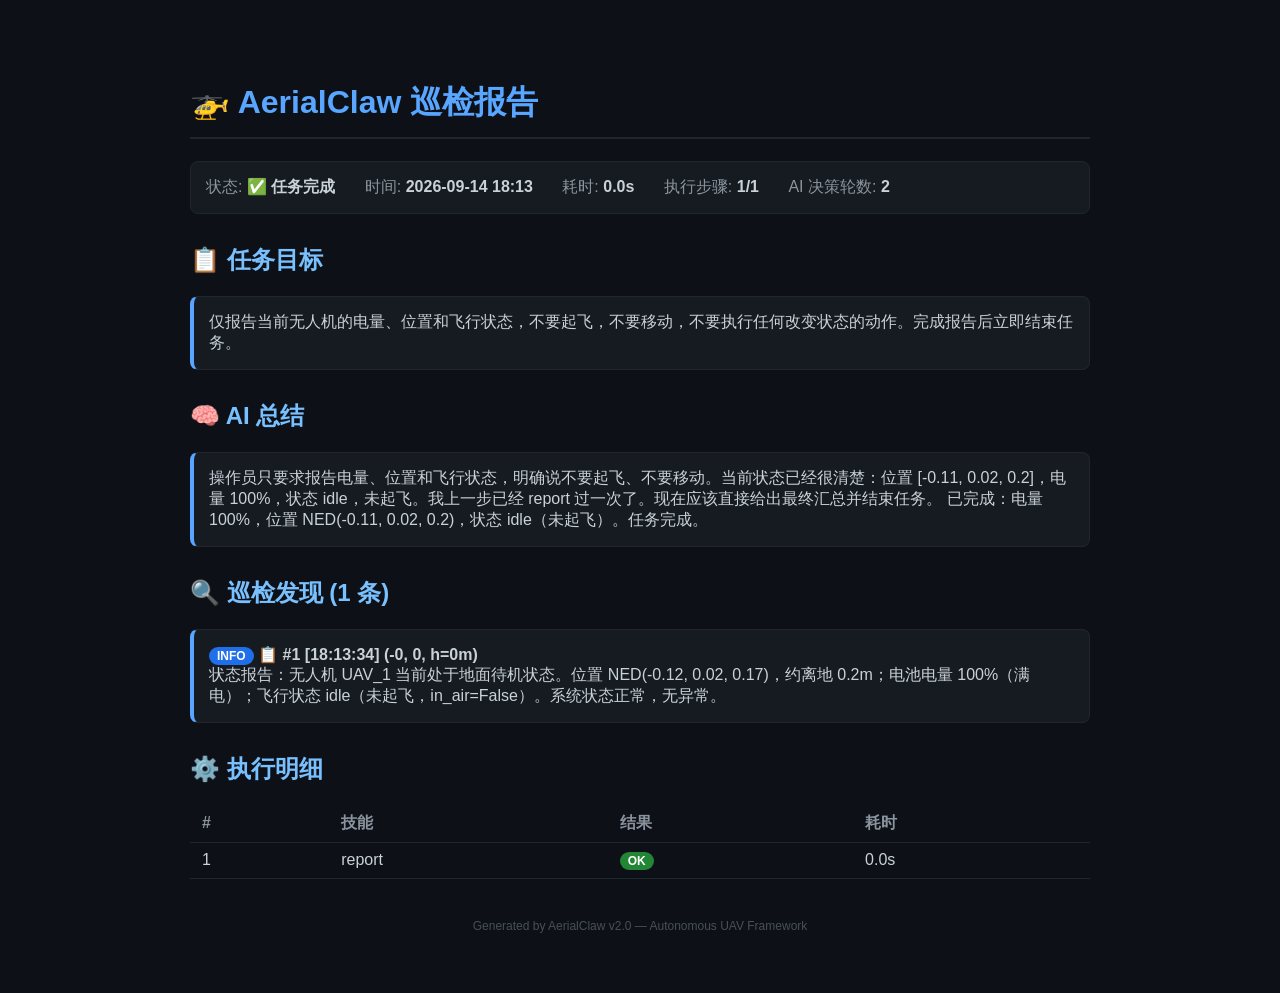
<file: embodied-reproductions-RAI/projects/AerialClaw/AerialClaw-reproduction/evidence/04-ai-planner/patrol_report_20260914_181337.html>
<!DOCTYPE html><html><head><meta charset='utf-8'>
<title>AerialClaw 巡检报告</title>
<style>
body{font-family:'Segoe UI',sans-serif;max-width:900px;margin:40px auto;padding:20px;background:#0d1117;color:#c9d1d9}
h1{color:#58a6ff;border-bottom:2px solid #21262d;padding-bottom:12px}
h2{color:#79c0ff;margin-top:30px}
.meta{background:#161b22;padding:15px;border-radius:8px;margin:15px 0;border:1px solid #21262d}
.meta span{display:inline-block;margin-right:25px;color:#8b949e}
.meta b{color:#c9d1d9}
.report-card{background:#161b22;border:1px solid #21262d;border-radius:8px;padding:15px;margin:10px 0}
.report-card.warning{border-left:4px solid #d29922}
.report-card.danger{border-left:4px solid #f85149}
.report-card.info{border-left:4px solid #58a6ff}
.badge{display:inline-block;padding:2px 8px;border-radius:12px;font-size:12px;font-weight:600}
.badge.ok{background:#238636;color:#fff} .badge.fail{background:#da3633;color:#fff}
.badge.info{background:#1f6feb;color:#fff} .badge.warning{background:#9e6a03;color:#fff}
table{width:100%;border-collapse:collapse;margin:15px 0}
th,td{padding:8px 12px;text-align:left;border-bottom:1px solid #21262d}
th{color:#8b949e;font-weight:600}
.footer{text-align:center;color:#484f58;margin-top:40px;font-size:12px}
</style></head><body>
<h1>🚁 AerialClaw 巡检报告</h1>
<div class='meta'>
<span>状态: <b>✅ 任务完成</b></span>
<span>时间: <b>2026-09-14 18:13</b></span>
<span>耗时: <b>0.0s</b></span>
<span>执行步骤: <b>1/1</b></span>
<span>AI 决策轮数: <b>2</b></span>
</div>
<h2>📋 任务目标</h2>
<div class='report-card info'>仅报告当前无人机的电量、位置和飞行状态，不要起飞，不要移动，不要执行任何改变状态的动作。完成报告后立即结束任务。</div>
<h2>🧠 AI 总结</h2>
<div class='report-card info'>操作员只要求报告电量、位置和飞行状态，明确说不要起飞、不要移动。当前状态已经很清楚：位置 [-0.11, 0.02, 0.2]，电量 100%，状态 idle，未起飞。我上一步已经 report 过一次了。现在应该直接给出最终汇总并结束任务。
已完成：电量 100%，位置 NED(-0.11, 0.02, 0.2)，状态 idle（未起飞）。任务完成。</div>
<h2>🔍 巡检发现 (1 条)</h2>
<div class='report-card info'>
<span class='badge info'>INFO</span> 
<b>📋 #1 [18:13:34] (-0, 0, h=0m)</b><br>
状态报告：无人机 UAV_1 当前处于地面待机状态。位置 NED(-0.12, 0.02, 0.17)，约离地 0.2m；电池电量 100%（满电）；飞行状态 idle（未起飞，in_air=False）。系统状态正常，无异常。
</div>
<h2>⚙️ 执行明细</h2>
<table><tr><th>#</th><th>技能</th><th>结果</th><th>耗时</th></tr>
<tr><td>1</td><td>report</td><td><span class='badge ok'>OK</span></td><td>0.0s</td></tr>
</table>
<div class='footer'>Generated by AerialClaw v2.0 — Autonomous UAV Framework</div>
</body></html>
</file>
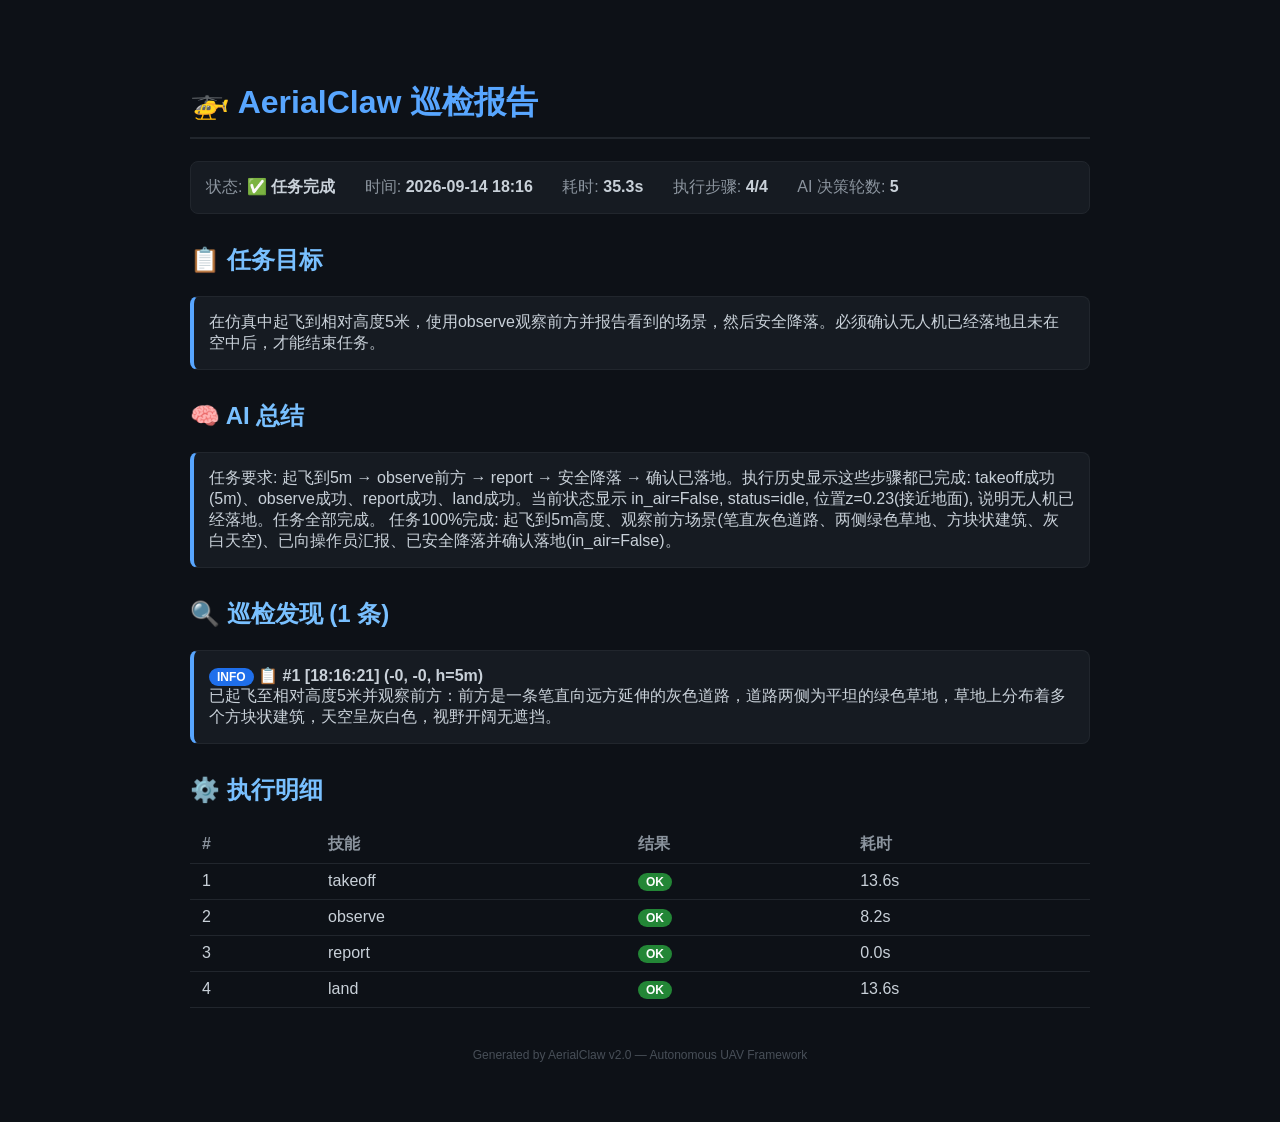
<file: embodied-reproductions-RAI/projects/AerialClaw/AerialClaw-reproduction/evidence/05-ai-flight-observe-land/patrol_report_20260914_181642.html>
<!DOCTYPE html><html><head><meta charset='utf-8'>
<title>AerialClaw 巡检报告</title>
<style>
body{font-family:'Segoe UI',sans-serif;max-width:900px;margin:40px auto;padding:20px;background:#0d1117;color:#c9d1d9}
h1{color:#58a6ff;border-bottom:2px solid #21262d;padding-bottom:12px}
h2{color:#79c0ff;margin-top:30px}
.meta{background:#161b22;padding:15px;border-radius:8px;margin:15px 0;border:1px solid #21262d}
.meta span{display:inline-block;margin-right:25px;color:#8b949e}
.meta b{color:#c9d1d9}
.report-card{background:#161b22;border:1px solid #21262d;border-radius:8px;padding:15px;margin:10px 0}
.report-card.warning{border-left:4px solid #d29922}
.report-card.danger{border-left:4px solid #f85149}
.report-card.info{border-left:4px solid #58a6ff}
.badge{display:inline-block;padding:2px 8px;border-radius:12px;font-size:12px;font-weight:600}
.badge.ok{background:#238636;color:#fff} .badge.fail{background:#da3633;color:#fff}
.badge.info{background:#1f6feb;color:#fff} .badge.warning{background:#9e6a03;color:#fff}
table{width:100%;border-collapse:collapse;margin:15px 0}
th,td{padding:8px 12px;text-align:left;border-bottom:1px solid #21262d}
th{color:#8b949e;font-weight:600}
.footer{text-align:center;color:#484f58;margin-top:40px;font-size:12px}
</style></head><body>
<h1>🚁 AerialClaw 巡检报告</h1>
<div class='meta'>
<span>状态: <b>✅ 任务完成</b></span>
<span>时间: <b>2026-09-14 18:16</b></span>
<span>耗时: <b>35.3s</b></span>
<span>执行步骤: <b>4/4</b></span>
<span>AI 决策轮数: <b>5</b></span>
</div>
<h2>📋 任务目标</h2>
<div class='report-card info'>在仿真中起飞到相对高度5米，使用observe观察前方并报告看到的场景，然后安全降落。必须确认无人机已经落地且未在空中后，才能结束任务。</div>
<h2>🧠 AI 总结</h2>
<div class='report-card info'>任务要求: 起飞到5m → observe前方 → report → 安全降落 → 确认已落地。执行历史显示这些步骤都已完成: takeoff成功(5m)、observe成功、report成功、land成功。当前状态显示 in_air=False, status=idle, 位置z=0.23(接近地面), 说明无人机已经落地。任务全部完成。
任务100%完成: 起飞到5m高度、观察前方场景(笔直灰色道路、两侧绿色草地、方块状建筑、灰白天空)、已向操作员汇报、已安全降落并确认落地(in_air=False)。</div>
<h2>🔍 巡检发现 (1 条)</h2>
<div class='report-card info'>
<span class='badge info'>INFO</span> 
<b>📋 #1 [18:16:21] (-0, -0, h=5m)</b><br>
已起飞至相对高度5米并观察前方：前方是一条笔直向远方延伸的灰色道路，道路两侧为平坦的绿色草地，草地上分布着多个方块状建筑，天空呈灰白色，视野开阔无遮挡。
</div>
<h2>⚙️ 执行明细</h2>
<table><tr><th>#</th><th>技能</th><th>结果</th><th>耗时</th></tr>
<tr><td>1</td><td>takeoff</td><td><span class='badge ok'>OK</span></td><td>13.6s</td></tr>
<tr><td>2</td><td>observe</td><td><span class='badge ok'>OK</span></td><td>8.2s</td></tr>
<tr><td>3</td><td>report</td><td><span class='badge ok'>OK</span></td><td>0.0s</td></tr>
<tr><td>4</td><td>land</td><td><span class='badge ok'>OK</span></td><td>13.6s</td></tr>
</table>
<div class='footer'>Generated by AerialClaw v2.0 — Autonomous UAV Framework</div>
</body></html>
</file>
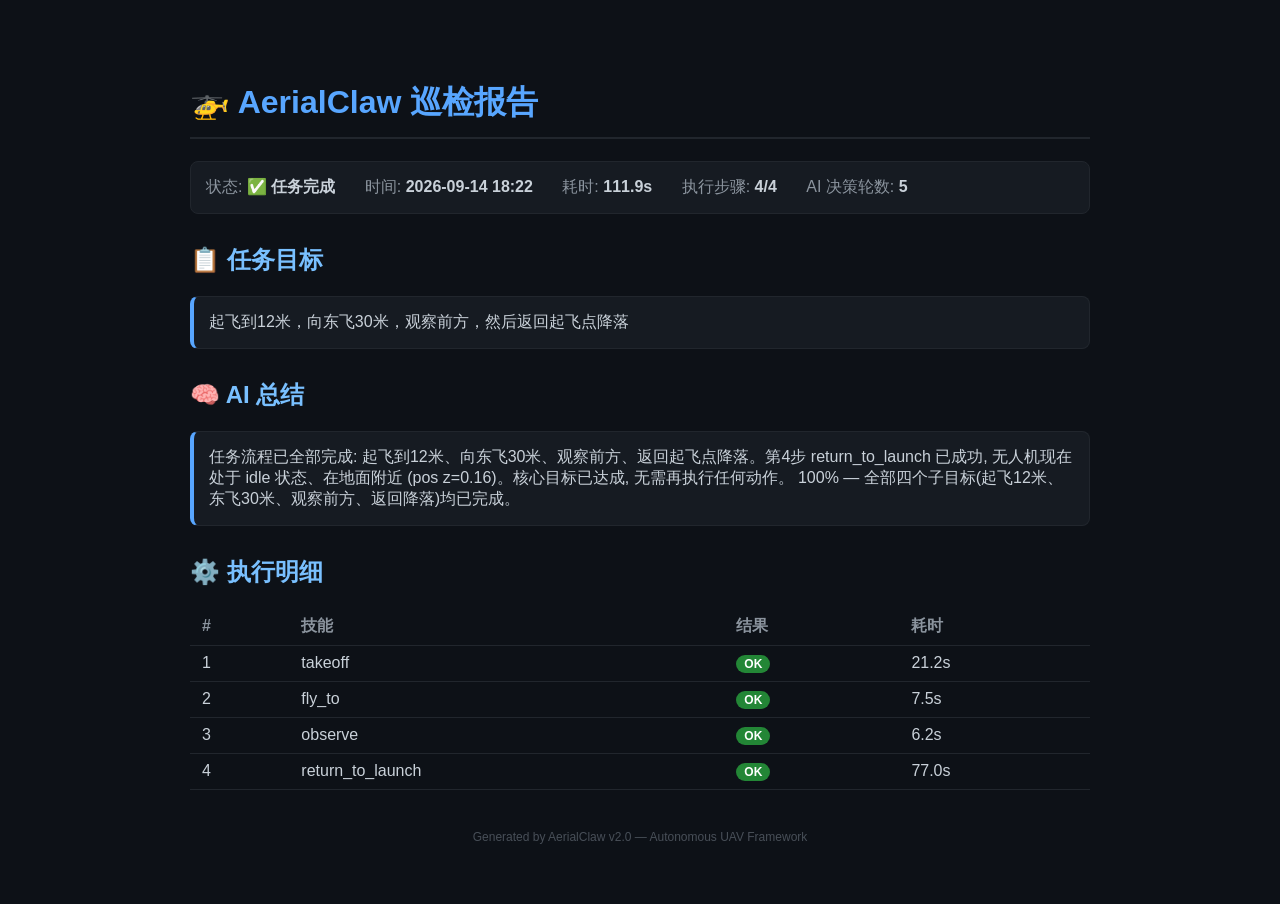
<file: embodied-reproductions-RAI/projects/AerialClaw/AerialClaw-reproduction/evidence/06-official-demo-1/patrol_report_20260914_182237.html>
<!DOCTYPE html><html><head><meta charset='utf-8'>
<title>AerialClaw 巡检报告</title>
<style>
body{font-family:'Segoe UI',sans-serif;max-width:900px;margin:40px auto;padding:20px;background:#0d1117;color:#c9d1d9}
h1{color:#58a6ff;border-bottom:2px solid #21262d;padding-bottom:12px}
h2{color:#79c0ff;margin-top:30px}
.meta{background:#161b22;padding:15px;border-radius:8px;margin:15px 0;border:1px solid #21262d}
.meta span{display:inline-block;margin-right:25px;color:#8b949e}
.meta b{color:#c9d1d9}
.report-card{background:#161b22;border:1px solid #21262d;border-radius:8px;padding:15px;margin:10px 0}
.report-card.warning{border-left:4px solid #d29922}
.report-card.danger{border-left:4px solid #f85149}
.report-card.info{border-left:4px solid #58a6ff}
.badge{display:inline-block;padding:2px 8px;border-radius:12px;font-size:12px;font-weight:600}
.badge.ok{background:#238636;color:#fff} .badge.fail{background:#da3633;color:#fff}
.badge.info{background:#1f6feb;color:#fff} .badge.warning{background:#9e6a03;color:#fff}
table{width:100%;border-collapse:collapse;margin:15px 0}
th,td{padding:8px 12px;text-align:left;border-bottom:1px solid #21262d}
th{color:#8b949e;font-weight:600}
.footer{text-align:center;color:#484f58;margin-top:40px;font-size:12px}
</style></head><body>
<h1>🚁 AerialClaw 巡检报告</h1>
<div class='meta'>
<span>状态: <b>✅ 任务完成</b></span>
<span>时间: <b>2026-09-14 18:22</b></span>
<span>耗时: <b>111.9s</b></span>
<span>执行步骤: <b>4/4</b></span>
<span>AI 决策轮数: <b>5</b></span>
</div>
<h2>📋 任务目标</h2>
<div class='report-card info'>起飞到12米，向东飞30米，观察前方，然后返回起飞点降落</div>
<h2>🧠 AI 总结</h2>
<div class='report-card info'>任务流程已全部完成: 起飞到12米、向东飞30米、观察前方、返回起飞点降落。第4步 return_to_launch 已成功, 无人机现在处于 idle 状态、在地面附近 (pos z=0.16)。核心目标已达成, 无需再执行任何动作。
100% — 全部四个子目标(起飞12米、东飞30米、观察前方、返回降落)均已完成。</div>
<h2>⚙️ 执行明细</h2>
<table><tr><th>#</th><th>技能</th><th>结果</th><th>耗时</th></tr>
<tr><td>1</td><td>takeoff</td><td><span class='badge ok'>OK</span></td><td>21.2s</td></tr>
<tr><td>2</td><td>fly_to</td><td><span class='badge ok'>OK</span></td><td>7.5s</td></tr>
<tr><td>3</td><td>observe</td><td><span class='badge ok'>OK</span></td><td>6.2s</td></tr>
<tr><td>4</td><td>return_to_launch</td><td><span class='badge ok'>OK</span></td><td>77.0s</td></tr>
</table>
<div class='footer'>Generated by AerialClaw v2.0 — Autonomous UAV Framework</div>
</body></html>
</file>
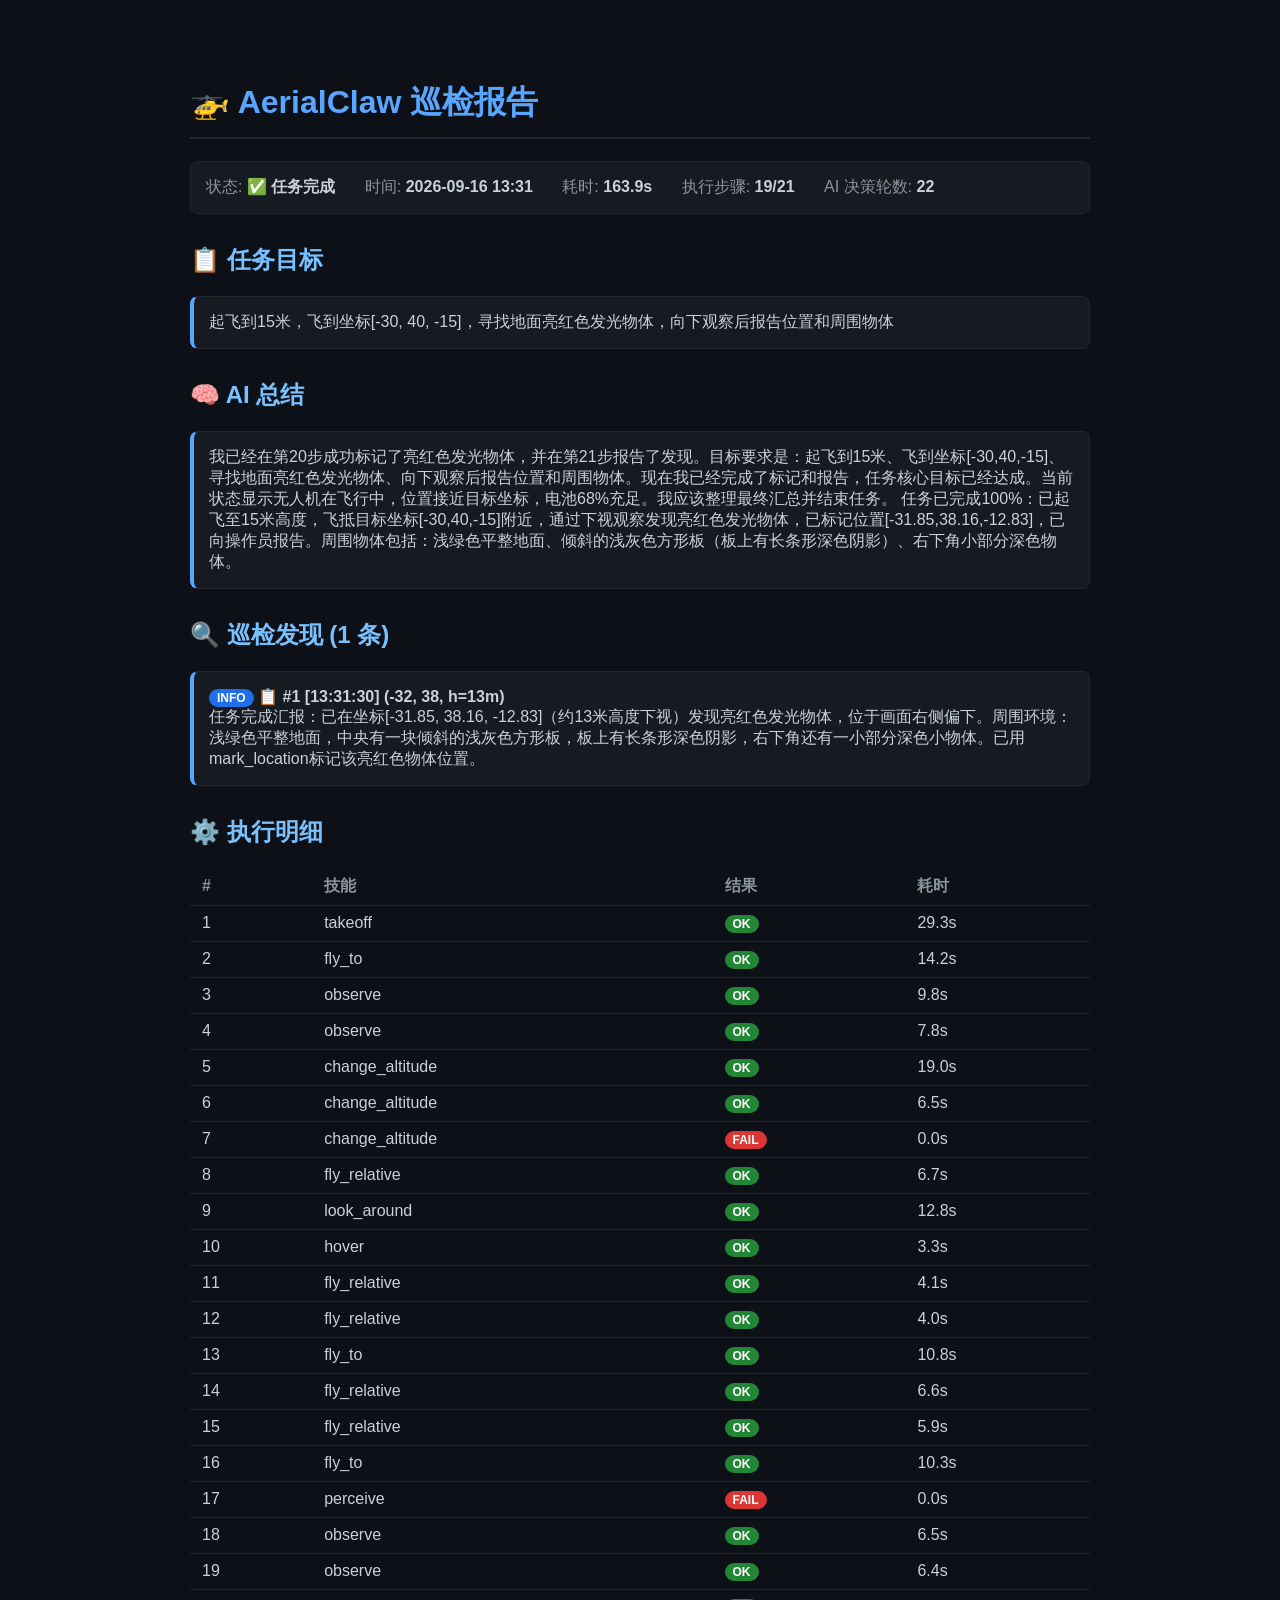
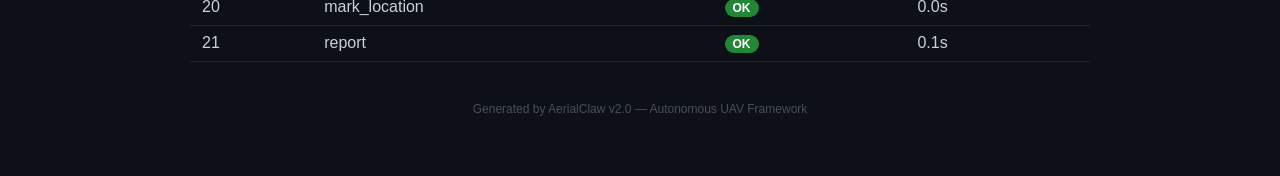
<file: embodied-reproductions-RAI/projects/AerialClaw/AerialClaw-reproduction/evidence/07-official-demo-2/patrol_report_20260916_133137.html>
<!DOCTYPE html><html><head><meta charset='utf-8'>
<title>AerialClaw 巡检报告</title>
<style>
body{font-family:'Segoe UI',sans-serif;max-width:900px;margin:40px auto;padding:20px;background:#0d1117;color:#c9d1d9}
h1{color:#58a6ff;border-bottom:2px solid #21262d;padding-bottom:12px}
h2{color:#79c0ff;margin-top:30px}
.meta{background:#161b22;padding:15px;border-radius:8px;margin:15px 0;border:1px solid #21262d}
.meta span{display:inline-block;margin-right:25px;color:#8b949e}
.meta b{color:#c9d1d9}
.report-card{background:#161b22;border:1px solid #21262d;border-radius:8px;padding:15px;margin:10px 0}
.report-card.warning{border-left:4px solid #d29922}
.report-card.danger{border-left:4px solid #f85149}
.report-card.info{border-left:4px solid #58a6ff}
.badge{display:inline-block;padding:2px 8px;border-radius:12px;font-size:12px;font-weight:600}
.badge.ok{background:#238636;color:#fff} .badge.fail{background:#da3633;color:#fff}
.badge.info{background:#1f6feb;color:#fff} .badge.warning{background:#9e6a03;color:#fff}
table{width:100%;border-collapse:collapse;margin:15px 0}
th,td{padding:8px 12px;text-align:left;border-bottom:1px solid #21262d}
th{color:#8b949e;font-weight:600}
.footer{text-align:center;color:#484f58;margin-top:40px;font-size:12px}
</style></head><body>
<h1>🚁 AerialClaw 巡检报告</h1>
<div class='meta'>
<span>状态: <b>✅ 任务完成</b></span>
<span>时间: <b>2026-09-16 13:31</b></span>
<span>耗时: <b>163.9s</b></span>
<span>执行步骤: <b>19/21</b></span>
<span>AI 决策轮数: <b>22</b></span>
</div>
<h2>📋 任务目标</h2>
<div class='report-card info'>起飞到15米，飞到坐标[-30, 40, -15]，寻找地面亮红色发光物体，向下观察后报告位置和周围物体</div>
<h2>🧠 AI 总结</h2>
<div class='report-card info'>我已经在第20步成功标记了亮红色发光物体，并在第21步报告了发现。目标要求是：起飞到15米、飞到坐标[-30,40,-15]、寻找地面亮红色发光物体、向下观察后报告位置和周围物体。现在我已经完成了标记和报告，任务核心目标已经达成。当前状态显示无人机在飞行中，位置接近目标坐标，电池68%充足。我应该整理最终汇总并结束任务。
任务已完成100%：已起飞至15米高度，飞抵目标坐标[-30,40,-15]附近，通过下视观察发现亮红色发光物体，已标记位置[-31.85,38.16,-12.83]，已向操作员报告。周围物体包括：浅绿色平整地面、倾斜的浅灰色方形板（板上有长条形深色阴影）、右下角小部分深色物体。</div>
<h2>🔍 巡检发现 (1 条)</h2>
<div class='report-card info'>
<span class='badge info'>INFO</span> 
<b>📋 #1 [13:31:30] (-32, 38, h=13m)</b><br>
任务完成汇报：已在坐标[-31.85, 38.16, -12.83]（约13米高度下视）发现亮红色发光物体，位于画面右侧偏下。周围环境：浅绿色平整地面，中央有一块倾斜的浅灰色方形板，板上有长条形深色阴影，右下角还有一小部分深色小物体。已用mark_location标记该亮红色物体位置。
</div>
<h2>⚙️ 执行明细</h2>
<table><tr><th>#</th><th>技能</th><th>结果</th><th>耗时</th></tr>
<tr><td>1</td><td>takeoff</td><td><span class='badge ok'>OK</span></td><td>29.3s</td></tr>
<tr><td>2</td><td>fly_to</td><td><span class='badge ok'>OK</span></td><td>14.2s</td></tr>
<tr><td>3</td><td>observe</td><td><span class='badge ok'>OK</span></td><td>9.8s</td></tr>
<tr><td>4</td><td>observe</td><td><span class='badge ok'>OK</span></td><td>7.8s</td></tr>
<tr><td>5</td><td>change_altitude</td><td><span class='badge ok'>OK</span></td><td>19.0s</td></tr>
<tr><td>6</td><td>change_altitude</td><td><span class='badge ok'>OK</span></td><td>6.5s</td></tr>
<tr><td>7</td><td>change_altitude</td><td><span class='badge fail'>FAIL</span></td><td>0.0s</td></tr>
<tr><td>8</td><td>fly_relative</td><td><span class='badge ok'>OK</span></td><td>6.7s</td></tr>
<tr><td>9</td><td>look_around</td><td><span class='badge ok'>OK</span></td><td>12.8s</td></tr>
<tr><td>10</td><td>hover</td><td><span class='badge ok'>OK</span></td><td>3.3s</td></tr>
<tr><td>11</td><td>fly_relative</td><td><span class='badge ok'>OK</span></td><td>4.1s</td></tr>
<tr><td>12</td><td>fly_relative</td><td><span class='badge ok'>OK</span></td><td>4.0s</td></tr>
<tr><td>13</td><td>fly_to</td><td><span class='badge ok'>OK</span></td><td>10.8s</td></tr>
<tr><td>14</td><td>fly_relative</td><td><span class='badge ok'>OK</span></td><td>6.6s</td></tr>
<tr><td>15</td><td>fly_relative</td><td><span class='badge ok'>OK</span></td><td>5.9s</td></tr>
<tr><td>16</td><td>fly_to</td><td><span class='badge ok'>OK</span></td><td>10.3s</td></tr>
<tr><td>17</td><td>perceive</td><td><span class='badge fail'>FAIL</span></td><td>0.0s</td></tr>
<tr><td>18</td><td>observe</td><td><span class='badge ok'>OK</span></td><td>6.5s</td></tr>
<tr><td>19</td><td>observe</td><td><span class='badge ok'>OK</span></td><td>6.4s</td></tr>
<tr><td>20</td><td>mark_location</td><td><span class='badge ok'>OK</span></td><td>0.0s</td></tr>
<tr><td>21</td><td>report</td><td><span class='badge ok'>OK</span></td><td>0.1s</td></tr>
</table>
<div class='footer'>Generated by AerialClaw v2.0 — Autonomous UAV Framework</div>
</body></html>
</file>
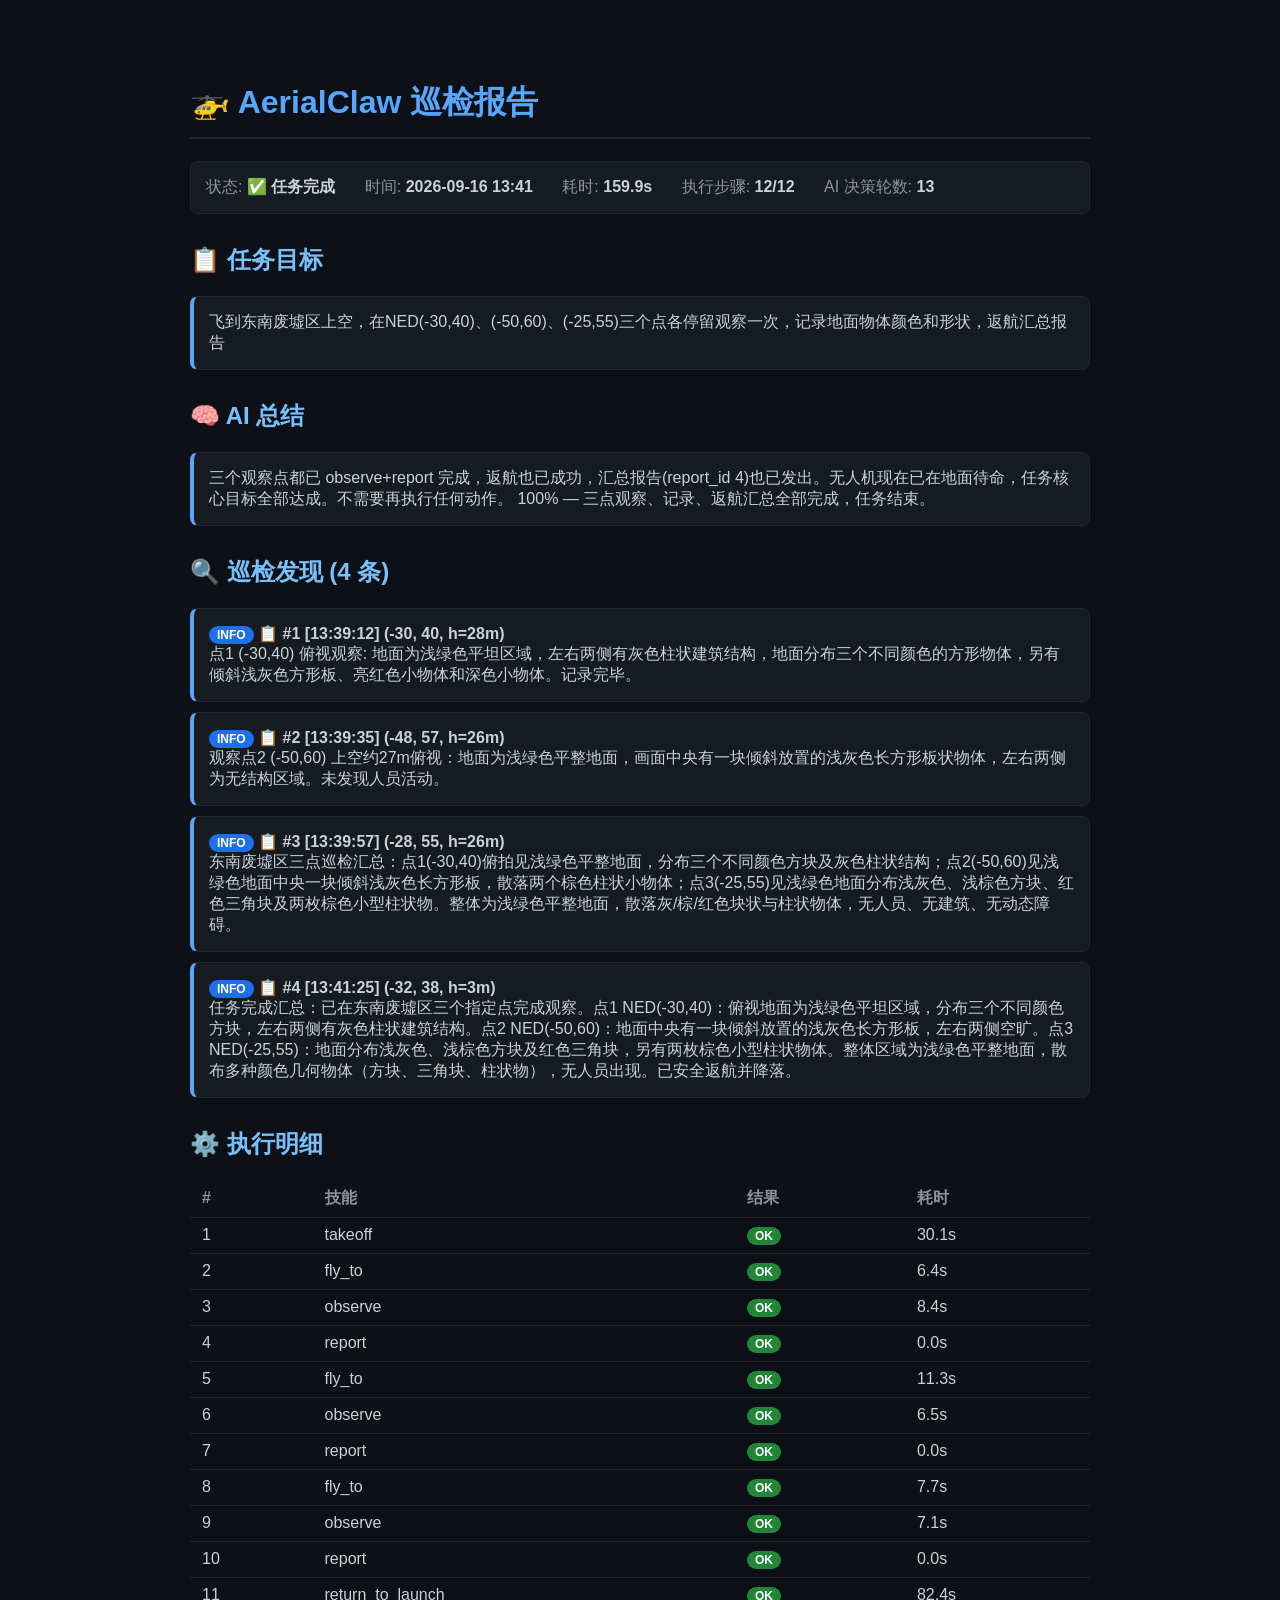
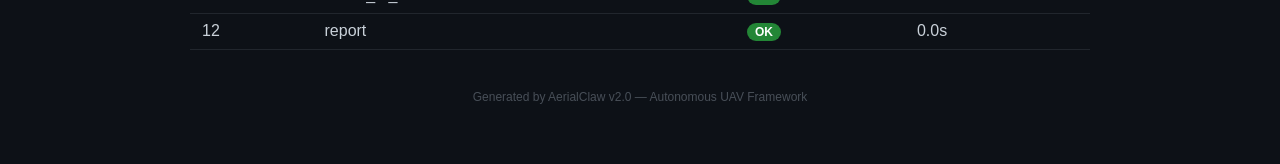
<file: embodied-reproductions-RAI/projects/AerialClaw/AerialClaw-reproduction/evidence/08-official-demo-3/patrol_report_20260916_134130.html>
<!DOCTYPE html><html><head><meta charset='utf-8'>
<title>AerialClaw 巡检报告</title>
<style>
body{font-family:'Segoe UI',sans-serif;max-width:900px;margin:40px auto;padding:20px;background:#0d1117;color:#c9d1d9}
h1{color:#58a6ff;border-bottom:2px solid #21262d;padding-bottom:12px}
h2{color:#79c0ff;margin-top:30px}
.meta{background:#161b22;padding:15px;border-radius:8px;margin:15px 0;border:1px solid #21262d}
.meta span{display:inline-block;margin-right:25px;color:#8b949e}
.meta b{color:#c9d1d9}
.report-card{background:#161b22;border:1px solid #21262d;border-radius:8px;padding:15px;margin:10px 0}
.report-card.warning{border-left:4px solid #d29922}
.report-card.danger{border-left:4px solid #f85149}
.report-card.info{border-left:4px solid #58a6ff}
.badge{display:inline-block;padding:2px 8px;border-radius:12px;font-size:12px;font-weight:600}
.badge.ok{background:#238636;color:#fff} .badge.fail{background:#da3633;color:#fff}
.badge.info{background:#1f6feb;color:#fff} .badge.warning{background:#9e6a03;color:#fff}
table{width:100%;border-collapse:collapse;margin:15px 0}
th,td{padding:8px 12px;text-align:left;border-bottom:1px solid #21262d}
th{color:#8b949e;font-weight:600}
.footer{text-align:center;color:#484f58;margin-top:40px;font-size:12px}
</style></head><body>
<h1>🚁 AerialClaw 巡检报告</h1>
<div class='meta'>
<span>状态: <b>✅ 任务完成</b></span>
<span>时间: <b>2026-09-16 13:41</b></span>
<span>耗时: <b>159.9s</b></span>
<span>执行步骤: <b>12/12</b></span>
<span>AI 决策轮数: <b>13</b></span>
</div>
<h2>📋 任务目标</h2>
<div class='report-card info'>飞到东南废墟区上空，在NED(-30,40)、(-50,60)、(-25,55)三个点各停留观察一次，记录地面物体颜色和形状，返航汇总报告</div>
<h2>🧠 AI 总结</h2>
<div class='report-card info'>三个观察点都已 observe+report 完成，返航也已成功，汇总报告(report_id 4)也已发出。无人机现在已在地面待命，任务核心目标全部达成。不需要再执行任何动作。
100% — 三点观察、记录、返航汇总全部完成，任务结束。</div>
<h2>🔍 巡检发现 (4 条)</h2>
<div class='report-card info'>
<span class='badge info'>INFO</span> 
<b>📋 #1 [13:39:12] (-30, 40, h=28m)</b><br>
点1 (-30,40) 俯视观察: 地面为浅绿色平坦区域，左右两侧有灰色柱状建筑结构，地面分布三个不同颜色的方形物体，另有倾斜浅灰色方形板、亮红色小物体和深色小物体。记录完毕。
</div>
<div class='report-card info'>
<span class='badge info'>INFO</span> 
<b>📋 #2 [13:39:35] (-48, 57, h=26m)</b><br>
观察点2 (-50,60) 上空约27m俯视：地面为浅绿色平整地面，画面中央有一块倾斜放置的浅灰色长方形板状物体，左右两侧为无结构区域。未发现人员活动。
</div>
<div class='report-card info'>
<span class='badge info'>INFO</span> 
<b>📋 #3 [13:39:57] (-28, 55, h=26m)</b><br>
东南废墟区三点巡检汇总：点1(-30,40)俯拍见浅绿色平整地面，分布三个不同颜色方块及灰色柱状结构；点2(-50,60)见浅绿色地面中央一块倾斜浅灰色长方形板，散落两个棕色柱状小物体；点3(-25,55)见浅绿色地面分布浅灰色、浅棕色方块、红色三角块及两枚棕色小型柱状物。整体为浅绿色平整地面，散落灰/棕/红色块状与柱状物体，无人员、无建筑、无动态障碍。
</div>
<div class='report-card info'>
<span class='badge info'>INFO</span> 
<b>📋 #4 [13:41:25] (-32, 38, h=3m)</b><br>
任务完成汇总：已在东南废墟区三个指定点完成观察。点1 NED(-30,40)：俯视地面为浅绿色平坦区域，分布三个不同颜色方块，左右两侧有灰色柱状建筑结构。点2 NED(-50,60)：地面中央有一块倾斜放置的浅灰色长方形板，左右两侧空旷。点3 NED(-25,55)：地面分布浅灰色、浅棕色方块及红色三角块，另有两枚棕色小型柱状物体。整体区域为浅绿色平整地面，散布多种颜色几何物体（方块、三角块、柱状物），无人员出现。已安全返航并降落。
</div>
<h2>⚙️ 执行明细</h2>
<table><tr><th>#</th><th>技能</th><th>结果</th><th>耗时</th></tr>
<tr><td>1</td><td>takeoff</td><td><span class='badge ok'>OK</span></td><td>30.1s</td></tr>
<tr><td>2</td><td>fly_to</td><td><span class='badge ok'>OK</span></td><td>6.4s</td></tr>
<tr><td>3</td><td>observe</td><td><span class='badge ok'>OK</span></td><td>8.4s</td></tr>
<tr><td>4</td><td>report</td><td><span class='badge ok'>OK</span></td><td>0.0s</td></tr>
<tr><td>5</td><td>fly_to</td><td><span class='badge ok'>OK</span></td><td>11.3s</td></tr>
<tr><td>6</td><td>observe</td><td><span class='badge ok'>OK</span></td><td>6.5s</td></tr>
<tr><td>7</td><td>report</td><td><span class='badge ok'>OK</span></td><td>0.0s</td></tr>
<tr><td>8</td><td>fly_to</td><td><span class='badge ok'>OK</span></td><td>7.7s</td></tr>
<tr><td>9</td><td>observe</td><td><span class='badge ok'>OK</span></td><td>7.1s</td></tr>
<tr><td>10</td><td>report</td><td><span class='badge ok'>OK</span></td><td>0.0s</td></tr>
<tr><td>11</td><td>return_to_launch</td><td><span class='badge ok'>OK</span></td><td>82.4s</td></tr>
<tr><td>12</td><td>report</td><td><span class='badge ok'>OK</span></td><td>0.0s</td></tr>
</table>
<div class='footer'>Generated by AerialClaw v2.0 — Autonomous UAV Framework</div>
</body></html>
</file>
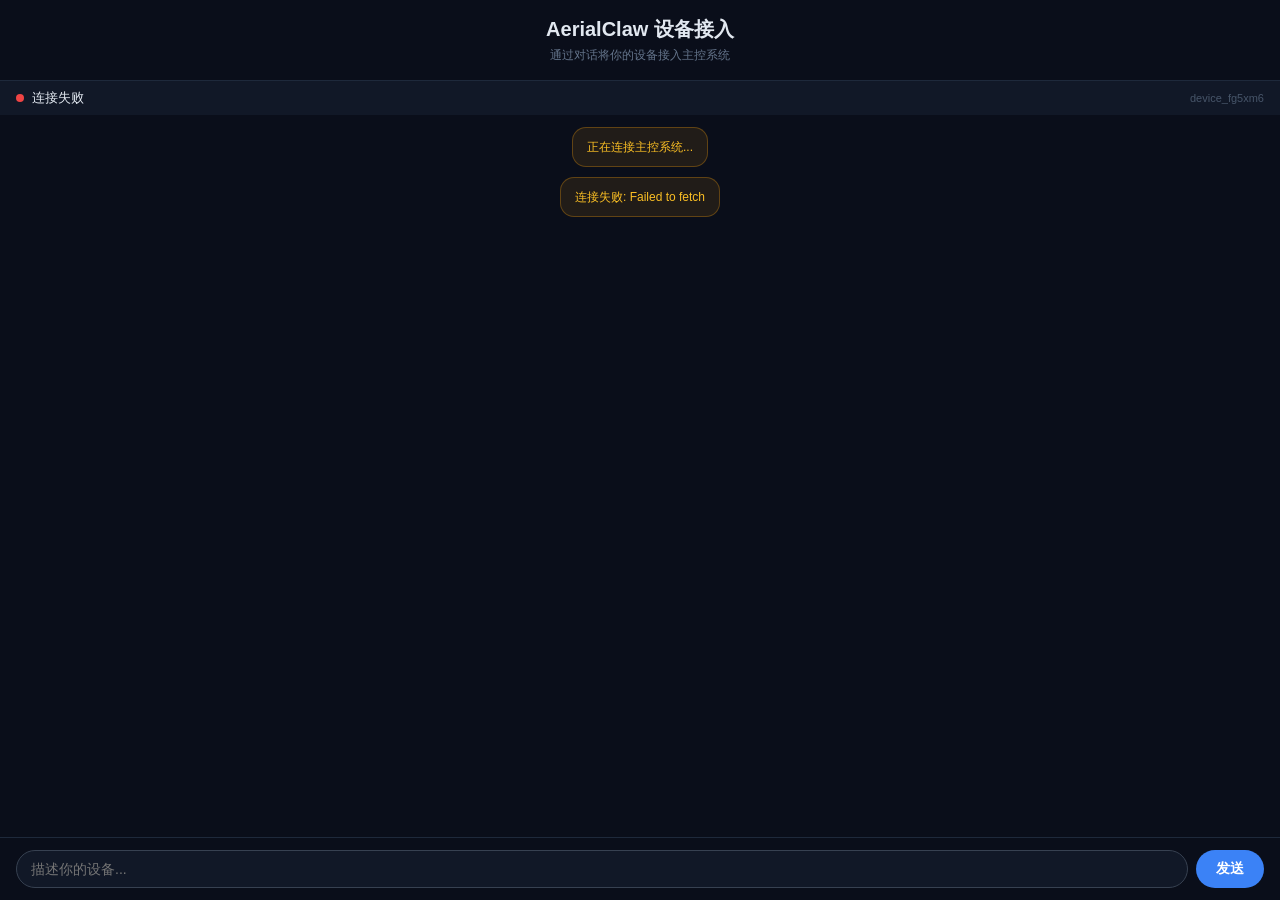
<file: embodied-reproductions-RAI/projects/AerialClaw/AerialClaw-reproduction/AerialClaw/ui/public/client.html>
<!DOCTYPE html>
<html lang="zh">
<head>
<meta charset="UTF-8">
<meta name="viewport" content="width=device-width, initial-scale=1.0, user-scalable=no">
<title>AerialClaw — 设备接入</title>
<style>
* { margin: 0; padding: 0; box-sizing: border-box; }
body { font-family: -apple-system, sans-serif; background: #0a0e1a; color: #e2e8f0; min-height: 100vh; display: flex; flex-direction: column; }
.header { padding: 16px; text-align: center; border-bottom: 1px solid #1e293b; }
.header h1 { font-size: 20px; font-weight: 700; }
.header p { font-size: 12px; color: #64748b; margin-top: 4px; }
.status-bar { display: flex; align-items: center; gap: 8px; padding: 8px 16px; background: #111827; font-size: 13px; }
.dot { width: 8px; height: 8px; border-radius: 50%; }
.dot.green { background: #22c55e; box-shadow: 0 0 6px #22c55e; }
.dot.red { background: #ef4444; }
.dot.yellow { background: #f59e0b; }
.chat-area { flex: 1; overflow-y: auto; padding: 12px 16px; display: flex; flex-direction: column; gap: 10px; min-height: 0; }
.msg { max-width: 85%; padding: 10px 14px; border-radius: 14px; font-size: 14px; line-height: 1.5; word-wrap: break-word; white-space: pre-wrap; }
.msg.ai { align-self: flex-start; background: rgba(59,130,246,0.15); border: 1px solid rgba(59,130,246,0.3); border-bottom-left-radius: 4px; }
.msg.user { align-self: flex-end; background: rgba(34,197,94,0.15); border: 1px solid rgba(34,197,94,0.3); border-bottom-right-radius: 4px; }
.msg.system { align-self: center; background: rgba(245,158,11,0.1); border: 1px solid rgba(245,158,11,0.3); font-size: 12px; color: #fbbf24; text-align: center; max-width: 95%; }
.msg .label { font-size: 11px; color: #64748b; margin-bottom: 3px; }
.skills-section { padding: 12px 16px; border-top: 1px solid #1e293b; }
.skill-row { margin-bottom: 6px; }
.skill-title { font-size: 11px; color: #94a3b8; }
.pill { display: inline-block; padding: 3px 10px; border-radius: 12px; font-size: 12px; margin: 2px; }
.pill.motor { background: rgba(245,158,11,0.15); color: #fbbf24; border: 1px solid rgba(245,158,11,0.3); }
.pill.perception { background: rgba(34,197,94,0.15); color: #4ade80; border: 1px solid rgba(34,197,94,0.3); }
.pill.cognitive { background: rgba(59,130,246,0.15); color: #60a5fa; border: 1px solid rgba(59,130,246,0.3); }
.pill.soft { background: rgba(236,72,153,0.15); color: #f472b6; border: 1px solid rgba(236,72,153,0.3); }
.input-area { padding: 12px 16px; border-top: 1px solid #1e293b; display: flex; gap: 8px; }
.input-area input { flex: 1; padding: 10px 14px; background: #111827; border: 1px solid #374151; border-radius: 20px; color: #e2e8f0; font-size: 14px; outline: none; }
.input-area input:focus { border-color: #3b82f6; }
.input-area button { padding: 10px 20px; background: #3b82f6; color: white; border: none; border-radius: 20px; font-size: 14px; font-weight: 600; cursor: pointer; }
.input-area button:disabled { opacity: 0.5; }
</style>
</head>
<body>
<div class="header">
  <h1>AerialClaw 设备接入</h1>
  <p>通过对话将你的设备接入主控系统</p>
</div>
<div class="status-bar">
  <div class="dot" id="dot"></div>
  <span id="statusText">未连接</span>
  <span style="margin-left:auto;font-size:11px;color:#475569" id="didText"></span>
</div>
<div class="chat-area" id="chat"></div>
<div class="skills-section" id="skills" style="display:none"></div>
<div class="input-area">
  <input id="inp" placeholder="描述你的设备..." />
  <button id="btn" onclick="send()">发送</button>
</div>

<script src="https://cdn.socket.io/4.7.5/socket.io.min.js"></script>
<script>
const SERVER = new URLSearchParams(location.search).get('server')
  || ('http://' + (location.hostname==='localhost'?'127.0.0.1':location.hostname) + ':5001');
const DID = new URLSearchParams(location.search).get('id') || 'device_' + Math.random().toString(36).substr(2,6);
let socket, token, hbTimer;

document.getElementById('didText').textContent = DID;
document.getElementById('inp').addEventListener('keydown', e => { if(e.key==='Enter') send(); });

function addMsg(text, type) {
  const d = document.createElement('div');
  d.className = 'msg ' + type;
  if (type==='ai') d.innerHTML = '<div class="label">主控 AI</div>' + text.replace(/\n/g,'<br>');
  else if (type==='user') d.innerHTML = '<div class="label">操作员</div>' + text;
  else d.textContent = text;
  document.getElementById('chat').appendChild(d);
  document.getElementById('chat').scrollTop = 999999;
}

function setStatus(s, t) {
  document.getElementById('dot').className = 'dot ' + s;
  document.getElementById('statusText').textContent = t;
}

async function init() {
  setStatus('yellow', '连接中...');
  addMsg('正在连接主控系统...', 'system');
  try {
    const r = await fetch(SERVER + '/api/device/register', {
      method:'POST', headers:{'Content-Type':'application/json'},
      body: JSON.stringify({ device_id:DID, device_type:'UNKNOWN', capabilities:[], sensors:[], protocol:'websocket', metadata:{onboarding:true} })
    });
    token = (await r.json()).token || '';
  } catch(e) { addMsg('连接失败: '+e.message,'system'); setStatus('red','连接失败'); return; }

  socket = io(SERVER, {transports:['polling','websocket']});
  socket.on('connect', () => {
    socket.emit('device_connect', {device_id:DID, token});
    setStatus('green', '已连接');
    addMsg('已连接到主控系统', 'system');
    addMsg('你好，我是 AerialClaw 主控 AI。\n\n请描述你要接入的设备：\n• 设备类型（无人机/机器人/传感器/手机/其他）\n• 型号（如果知道）\n• 有哪些传感器和能力\n\n我会帮你完成接入，有不确定的信息我可以帮你查。');
    hbTimer = setInterval(() => socket.emit('heartbeat',{device_id:DID}), 5000);
  });
  socket.on('device_action', data => {
    addMsg('🔧 验证指令: ' + data.action + ' ' + JSON.stringify(data.params||{}), 'system');
    socket.emit('action_result', { action_id:data.action_id, device_id:DID, success:true, message:'验证通过', output:{} });
    addMsg('✅ ' + data.action + ' 验证通过', 'system');
  });
  socket.on('disconnect', () => setStatus('red','断开'));
}

async function send() {
  const inp = document.getElementById('inp');
  const text = inp.value.trim();
  if (!text) return;
  inp.value = '';
  addMsg(text, 'user');
  document.getElementById('btn').disabled = true;

  try {
    const r = await fetch(SERVER + '/api/device/' + DID + '/onboard', {
      method:'POST', headers:{'Content-Type':'application/json'},
      body: JSON.stringify({message: text})
    });
    const data = await r.json();
    if (data.reply) addMsg(data.reply, 'ai');
    if (data.profile_ready) {
      addMsg('📋 设备档案已创建！正在匹配技能...', 'system');
      await showSkills();
      addMsg('✅ 设备已就绪，主控控制台可以看到并操控你的设备了。', 'system');
      setStatus('green', '已就绪 — ' + DID);
    }
  } catch(e) { addMsg('错误: '+e.message, 'system'); }
  document.getElementById('btn').disabled = false;
}

async function showSkills() {
  try {
    const r = await fetch(SERVER + '/api/device/' + DID + '/skills');
    const d = await r.json();
    const sec = document.getElementById('skills');
    sec.style.display = '';
    sec.innerHTML = '';
    const layers = [
      ['Motor Skills', d.motor||[], 'motor'],
      ['Perception Skills', d.perception||[], 'perception'],
      ['Cognitive Skills', d.cognitive||[], 'cognitive'],
      ['Soft Skills', d.soft||[], 'soft'],
    ];
    layers.forEach(([title, skills, cls]) => {
      if (!skills.length) return;
      const row = document.createElement('div');
      row.className = 'skill-row';
      row.innerHTML = '<span class="skill-title">' + title + ': </span>' +
        skills.map(s => '<span class="pill '+cls+'">'+s+'</span>').join('');
      sec.appendChild(row);
    });
  } catch(e) {}
}

// 页面加载自动连接
init();
</script>
</body>
</html>
</file>
